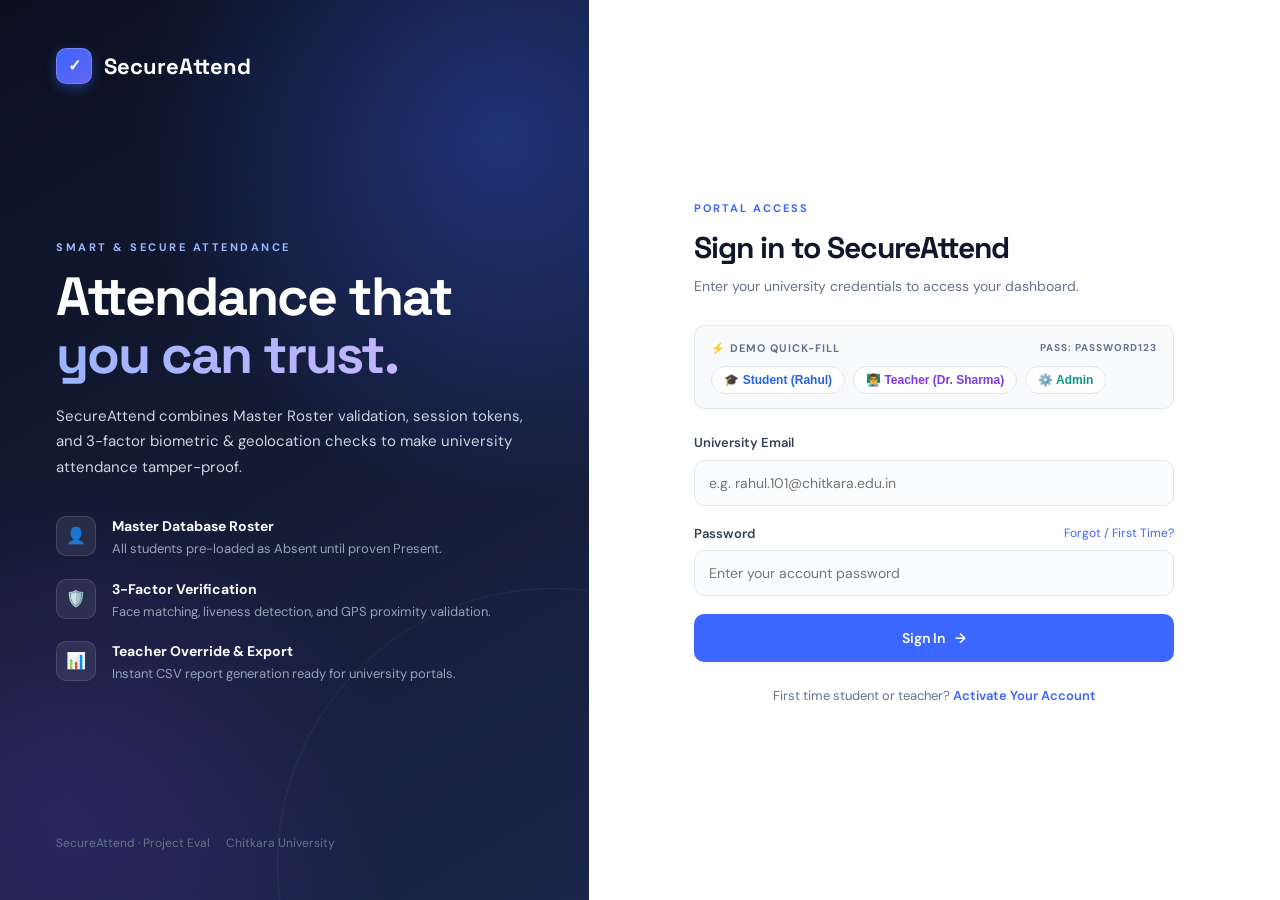
<file: frontend/index.html>
<!DOCTYPE html>
<html lang="en">
<head>
    <meta charset="UTF-8">
    <meta http-equiv="refresh" content="0; url=login.html">
    <title>SecureAttend</title>
</head>
<body>
    <script>
        window.location.href = "login.html";
    </script>
</body>
</html>
</file>
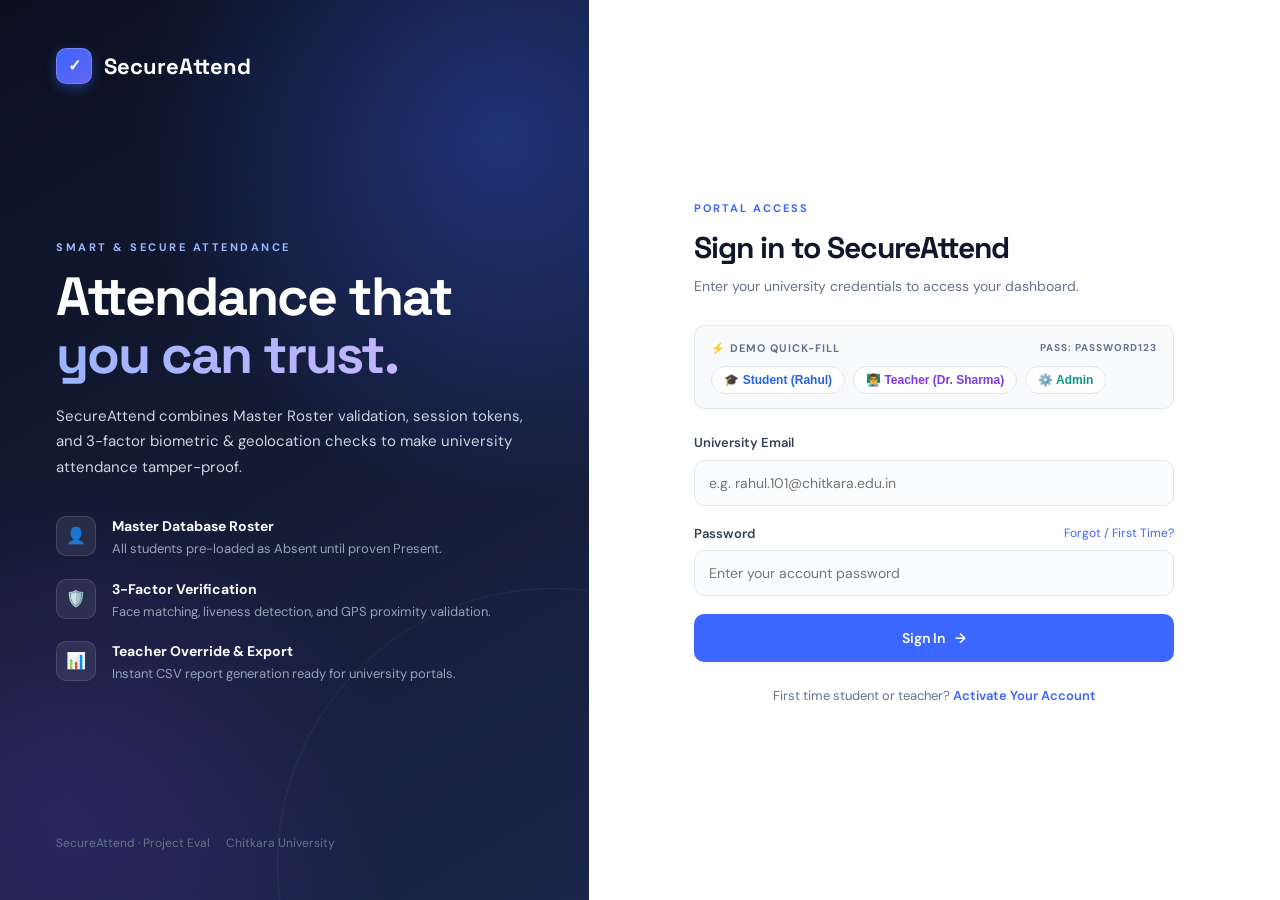
<file: frontend/admin-dashboard.html>
<!DOCTYPE html>
<html lang="en">
<head>
    <meta charset="UTF-8">
    <meta name="viewport" content="width=device-width, initial-scale=1.0">
    <title>SecureAttend | Admin Dashboard</title>
    <link rel="stylesheet" href="css/style.css">
</head>
<body>
    <div class="dashboard-layout">
        <!-- Top Navigation -->
        <nav class="dashboard-nav">
            <div class="nav-left">
                <a href="admin-dashboard.html" class="nav-brand">
                    <div class="brand-icon">✓</div>
                    <span>SecureAttend</span>
                </a>
                <span class="role-badge admin">SYSTEM ADMINISTRATOR</span>
            </div>

            <div class="nav-right">
                <div class="user-profile-pill">
                    <div class="avatar-circle" style="background: var(--accent-admin);" id="userAvatar">A</div>
                    <div class="user-meta">
                        <span class="user-meta-name" id="navAdminName">System Admin</span>
                        <span class="user-meta-role">Master DB Control</span>
                    </div>
                </div>
                <button id="logoutBtn" class="logout-button">Sign Out</button>
            </div>
        </nav>

        <!-- Main Dashboard Content -->
        <main class="dashboard-content">
            <!-- Header Section -->
            <div class="page-header">
                <div>
                    <span>ADMINISTRATION</span>
                    <h1>Master Database Management</h1>
                    <p>Provision and manage master rosters for students, faculty, and academic groups.</p>
                </div>
                <div style="display: flex; gap: 10px;">
                    <button type="button" class="secondary-button" id="resetDbBtn" style="color: var(--danger); border-color: var(--danger-border);">
                        🔄 Reset Master Database
                    </button>
                </div>
            </div>

            <!-- Stats Overview -->
            <div class="stats-grid">
                <div class="stat-card total">
                    <span class="stat-label">Total Students</span>
                    <div class="stat-value" id="adminTotalStudents">0</div>
                    <span class="stat-meta">Across all groups</span>
                </div>

                <div class="stat-card" style="border-left: 4px solid var(--accent-teacher);">
                    <span class="stat-label">Faculty / Teachers</span>
                    <div class="stat-value" id="adminTotalTeachers" style="color: var(--accent-teacher);">0</div>
                    <span class="stat-meta">Authorized instructors</span>
                </div>

                <div class="stat-card" style="border-left: 4px solid var(--accent-admin);">
                    <span class="stat-label">Academic Groups</span>
                    <div class="stat-value" id="adminTotalGroups" style="color: var(--accent-admin);">0</div>
                    <span class="stat-meta">Sections configured</span>
                </div>
            </div>

            <!-- Tab Switcher -->
            <div class="tab-bar">
                <button type="button" class="tab-btn active" data-tab="studentsTab">
                    👨‍🎓 Master Students
                </button>
                <button type="button" class="tab-btn" data-tab="teachersTab">
                    👨‍🏫 Faculty & Teachers
                </button>
                <button type="button" class="tab-btn" data-tab="groupsTab">
                    👥 Groups & Batches
                </button>
            </div>

            <!-- ================= TAB 1: STUDENTS ================= -->
            <div class="tab-panel active" id="studentsTab">
                <div class="card-table-container">
                    <div class="card-header-actions">
                        <div class="card-title-group">
                            <h3>Master Student Roster</h3>
                            <p>Pre-provisioned student records ready for activation</p>
                        </div>
                        <div class="table-controls">
                            <input type="text" id="adminStudentSearch" class="search-input" placeholder="Search students...">
                            <button type="button" class="primary-button" id="openAddStudentModalBtn" style="width: auto; height: 38px; padding: 0 16px; font-size: 13px;">
                                + Add Student
                            </button>
                        </div>
                    </div>

                    <div style="overflow-x: auto;">
                        <table class="custom-table">
                            <thead>
                                <tr>
                                    <th>Roll No</th>
                                    <th>Full Name</th>
                                    <th>College Email</th>
                                    <th>Group</th>
                                    <th>Biometrics Status</th>
                                    <th>Account Status</th>
                                    <th>Actions</th>
                                </tr>
                            </thead>
                            <tbody id="adminStudentsTableBody">
                                <!-- Dynamically populated -->
                            </tbody>
                        </table>
                    </div>
                </div>
            </div>

            <!-- ================= TAB 2: TEACHERS ================= -->
            <div class="tab-panel" id="teachersTab">
                <div class="card-table-container">
                    <div class="card-header-actions">
                        <div class="card-title-group">
                            <h3>Faculty & Instructor Records</h3>
                            <p>Authorized teachers allowed to launch classroom sessions</p>
                        </div>
                        <div class="table-controls">
                            <button type="button" class="primary-button" id="openAddTeacherModalBtn" style="width: auto; height: 38px; padding: 0 16px; font-size: 13px; background: var(--accent-teacher);">
                                + Add Teacher
                            </button>
                        </div>
                    </div>

                    <div style="overflow-x: auto;">
                        <table class="custom-table">
                            <thead>
                                <tr>
                                    <th>Teacher ID</th>
                                    <th>Name</th>
                                    <th>Email</th>
                                    <th>Department</th>
                                    <th>Assigned Subjects</th>
                                    <th>Actions</th>
                                </tr>
                            </thead>
                            <tbody id="adminTeachersTableBody">
                                <!-- Dynamically populated -->
                            </tbody>
                        </table>
                    </div>
                </div>
            </div>

            <!-- ================= TAB 3: GROUPS ================= -->
            <div class="tab-panel" id="groupsTab">
                <div class="card-table-container">
                    <div class="card-header-actions">
                        <div class="card-title-group">
                            <h3>Academic Groups & Sections</h3>
                            <p>Master cohorts for subject attendance</p>
                        </div>
                        <div class="table-controls">
                            <button type="button" class="primary-button" id="openAddGroupModalBtn" style="width: auto; height: 38px; padding: 0 16px; font-size: 13px; background: var(--accent-admin);">
                                + Create Group
                            </button>
                        </div>
                    </div>

                    <div style="overflow-x: auto;">
                        <table class="custom-table">
                            <thead>
                                <tr>
                                    <th>Group ID</th>
                                    <th>Group Name</th>
                                    <th>Department</th>
                                    <th>Semester</th>
                                    <th>Enrolled Students</th>
                                    <th>Actions</th>
                                </tr>
                            </thead>
                            <tbody id="adminGroupsTableBody">
                                <!-- Dynamically populated -->
                            </tbody>
                        </table>
                    </div>
                </div>
            </div>
        </main>
    </div>

    <!-- Modal: Add Student -->
    <div class="modal-overlay" id="addStudentModal">
        <div class="modal-box">
            <div class="modal-header">
                <h3>Add New Master Student</h3>
                <button class="modal-close-btn" onclick="closeModal('addStudentModal')">&times;</button>
            </div>
            <form id="addStudentForm">
                <div class="modal-body">
                    <div class="input-row">
                        <div class="input-group">
                            <label for="newStudentRoll">Roll Number</label>
                            <input type="text" id="newStudentRoll" placeholder="e.g. 111" required>
                        </div>
                        <div class="input-group">
                            <label for="newStudentGroup">Group</label>
                            <select id="newStudentGroup" required></select>
                        </div>
                    </div>
                    <div class="input-group">
                        <label for="newStudentName">Full Name</label>
                        <input type="text" id="newStudentName" placeholder="e.g. Tanya Kapoor" required>
                    </div>
                    <div class="input-group">
                        <label for="newStudentEmail">University Email</label>
                        <input type="email" id="newStudentEmail" placeholder="e.g. tanya.111@chitkara.edu.in" required>
                    </div>
                </div>
                <div class="modal-footer">
                    <button type="button" class="secondary-button" onclick="closeModal('addStudentModal')">Cancel</button>
                    <button type="submit" class="primary-button" style="width: auto; padding: 0 20px;">Save Student</button>
                </div>
            </form>
        </div>
    </div>

    <!-- Modal: Add Teacher -->
    <div class="modal-overlay" id="addTeacherModal">
        <div class="modal-box">
            <div class="modal-header">
                <h3>Add Faculty Member</h3>
                <button class="modal-close-btn" onclick="closeModal('addTeacherModal')">&times;</button>
            </div>
            <form id="addTeacherForm">
                <div class="modal-body">
                    <div class="input-row">
                        <div class="input-group">
                            <label for="newTeacherId">Teacher ID</label>
                            <input type="text" id="newTeacherId" placeholder="e.g. T104" required>
                        </div>
                        <div class="input-group">
                            <label for="newTeacherDept">Department</label>
                            <input type="text" id="newTeacherDept" value="Computer Science" required>
                        </div>
                    </div>
                    <div class="input-group">
                        <label for="newTeacherName">Full Name</label>
                        <input type="text" id="newTeacherName" placeholder="e.g. Dr. Preeti Gill" required>
                    </div>
                    <div class="input-group">
                        <label for="newTeacherEmail">College Email</label>
                        <input type="email" id="newTeacherEmail" placeholder="e.g. gill.t104@chitkara.edu.in" required>
                    </div>
                </div>
                <div class="modal-footer">
                    <button type="button" class="secondary-button" onclick="closeModal('addTeacherModal')">Cancel</button>
                    <button type="submit" class="primary-button" style="width: auto; padding: 0 20px; background: var(--accent-teacher);">Save Teacher</button>
                </div>
            </form>
        </div>
    </div>

    <!-- Modal: Add Group -->
    <div class="modal-overlay" id="addGroupModal">
        <div class="modal-box">
            <div class="modal-header">
                <h3>Create New Academic Group</h3>
                <button class="modal-close-btn" onclick="closeModal('addGroupModal')">&times;</button>
            </div>
            <form id="addGroupForm">
                <div class="modal-body">
                    <div class="input-row">
                        <div class="input-group">
                            <label for="newGroupId">Group ID / Code</label>
                            <input type="text" id="newGroupId" placeholder="e.g. G4" required>
                        </div>
                        <div class="input-group">
                            <label for="newGroupSem">Semester</label>
                            <input type="text" id="newGroupSem" value="6th Semester" required>
                        </div>
                    </div>
                    <div class="input-group">
                        <label for="newGroupName">Group Display Name</label>
                        <input type="text" id="newGroupName" placeholder="e.g. Group 4 (Cloud & DevOps)" required>
                    </div>
                    <div class="input-group">
                        <label for="newGroupDept">Department</label>
                        <input type="text" id="newGroupDept" value="Computer Science & Engineering" required>
                    </div>
                </div>
                <div class="modal-footer">
                    <button type="button" class="secondary-button" onclick="closeModal('addGroupModal')">Cancel</button>
                    <button type="submit" class="primary-button" style="width: auto; padding: 0 20px; background: var(--accent-admin);">Create Group</button>
                </div>
            </form>
        </div>
    </div>

    <!-- Scripts -->
    <script src="js/auth.js"></script>
    <script src="js/admin.js"></script>
</body>
</html>
</file>
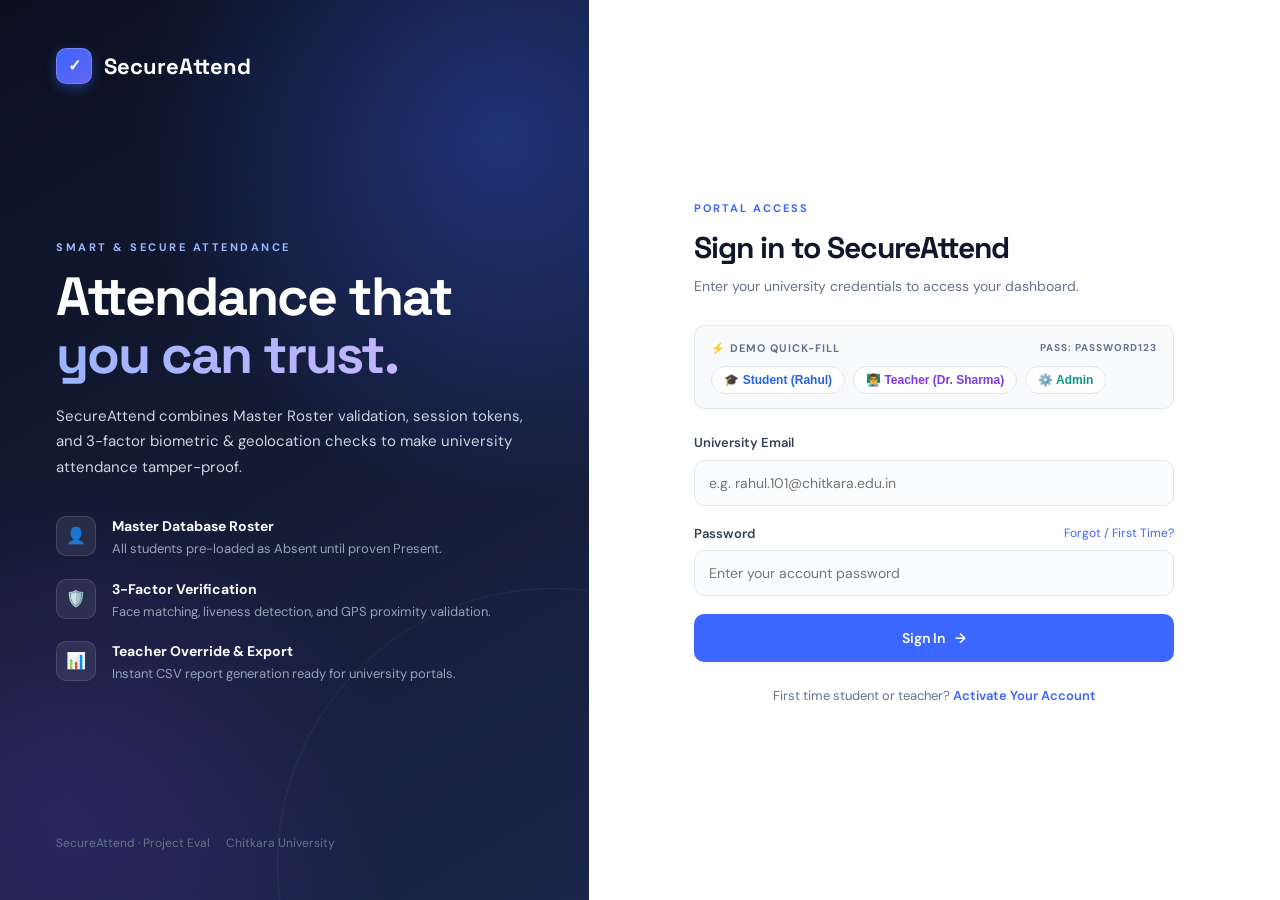
<file: frontend/dashboard.html>
<!DOCTYPE html>
<html lang="en">
<head>
    <meta charset="UTF-8">
    <title>SecureAttend | Redirecting...</title>
</head>
<body>
    <script src="js/auth.js"></script>
    <script>
        const user = window.Auth.getCurrentUser();
        if (user) {
            window.location.href = window.Auth.getDashboardUrl(user.role);
        } else {
            window.location.href = "login.html";
        }
    </script>
</body>
</html>
</file>
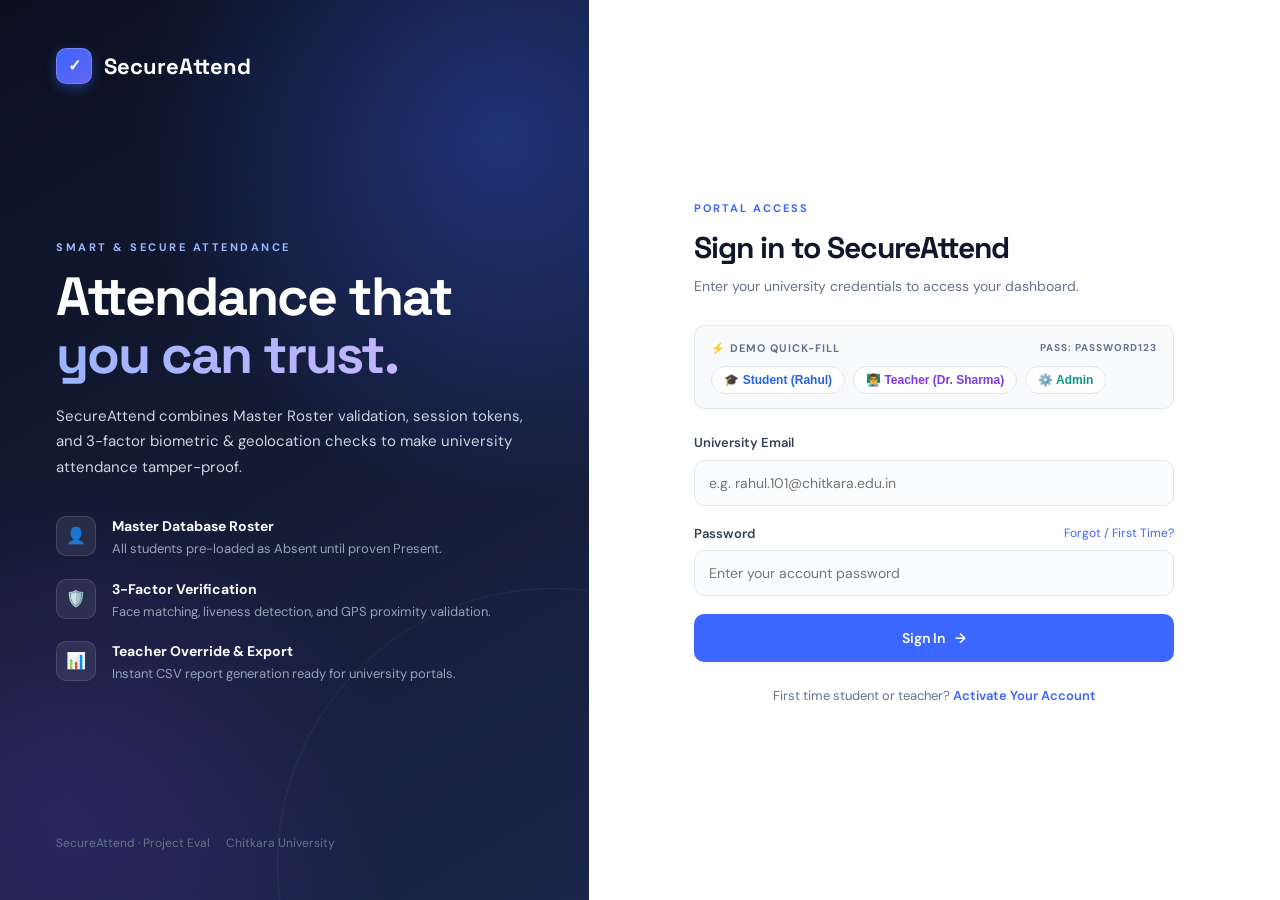
<file: frontend/login.html>
<!DOCTYPE html>
<html lang="en">
<head>
    <meta charset="UTF-8">
    <meta name="viewport" content="width=device-width, initial-scale=1.0">
    <title>SecureAttend | Sign In</title>
    <link rel="stylesheet" href="css/style.css">
</head>
<body>
    <div class="auth-page">
        <!-- Left Hero Section -->
        <div class="auth-left">
            <a href="login.html" class="brand">
                <div class="brand-icon">✓</div>
                <span>SecureAttend</span>
            </a>

            <div class="hero-content">
                <span class="eyebrow">SMART & SECURE ATTENDANCE</span>
                <h1>
                    Attendance that<br>
                    <span>you can trust.</span>
                </h1>
                <p>
                    SecureAttend combines Master Roster validation, session tokens, 
                    and 3-factor biometric & geolocation checks to make university attendance tamper-proof.
                </p>

                <div class="feature-list">
                    <div class="feature">
                        <div class="feature-icon">👤</div>
                        <div>
                            <strong>Master Database Roster</strong>
                            <p>All students pre-loaded as Absent until proven Present.</p>
                        </div>
                    </div>

                    <div class="feature">
                        <div class="feature-icon">🛡️</div>
                        <div>
                            <strong>3-Factor Verification</strong>
                            <p>Face matching, liveness detection, and GPS proximity validation.</p>
                        </div>
                    </div>

                    <div class="feature">
                        <div class="feature-icon">📊</div>
                        <div>
                            <strong>Teacher Override & Export</strong>
                            <p>Instant CSV report generation ready for university portals.</p>
                        </div>
                    </div>
                </div>
            </div>

            <div class="left-footer">
                <span>SecureAttend · Project Eval</span>
                <span>Chitkara University</span>
            </div>
        </div>

        <!-- Right Form Section -->
        <div class="auth-right">
            <div class="auth-container">
                <div class="mobile-brand">
                    <div class="brand-icon">✓</div>
                    <span style="font-family: 'Space Grotesk'; font-weight: 700; font-size: 20px;">SecureAttend</span>
                </div>

                <div class="form-header">
                    <span class="form-eyebrow">PORTAL ACCESS</span>
                    <h2>Sign in to SecureAttend</h2>
                    <p>Enter your university credentials to access your dashboard.</p>
                </div>

                <!-- Quick Demo Accounts for Fast Testing -->
                <div class="demo-accounts-box">
                    <div class="demo-title">
                        <span>⚡ Demo Quick-Fill</span>
                        <span style="font-size: 10px; color: var(--text-muted);">Pass: password123</span>
                    </div>
                    <div class="demo-pills">
                        <button type="button" class="demo-pill student" id="demoStudentBtn">
                            🎓 Student (Rahul)
                        </button>
                        <button type="button" class="demo-pill teacher" id="demoTeacherBtn">
                            👨‍🏫 Teacher (Dr. Sharma)
                        </button>
                        <button type="button" class="demo-pill admin" id="demoAdminBtn">
                            ⚙️ Admin
                        </button>
                    </div>
                </div>

                <form id="loginForm">
                    <div class="input-group">
                        <label for="loginEmail">University Email</label>
                        <input
                            type="email"
                            id="loginEmail"
                            placeholder="e.g. rahul.101@chitkara.edu.in"
                            autocomplete="email"
                            required
                        >
                    </div>

                    <div class="input-group">
                        <div style="display: flex; justify-content: space-between; align-items: center; margin-bottom: 7px;">
                            <label for="loginPassword" style="margin-bottom: 0;">Password</label>
                            <a href="signup.html" style="font-size: 12px; color: var(--primary); text-decoration: none;">Forgot / First Time?</a>
                        </div>
                        <input
                            type="password"
                            id="loginPassword"
                            placeholder="Enter your account password"
                            autocomplete="current-password"
                            required
                        >
                    </div>

                    <div id="loginMessage" class="message"></div>

                    <button type="submit" class="primary-button" id="loginSubmitBtn">
                        <span>Sign In</span>
                        <span>→</span>
                    </button>
                </form>

                <p class="switch-auth">
                    First time student or teacher?
                    <a href="signup.html">Activate Your Account</a>
                </p>
            </div>
        </div>
    </div>

    <!-- Scripts -->
    <script src="js/auth.js"></script>
    <script src="js/login.js"></script>
</body>
</html>
</file>
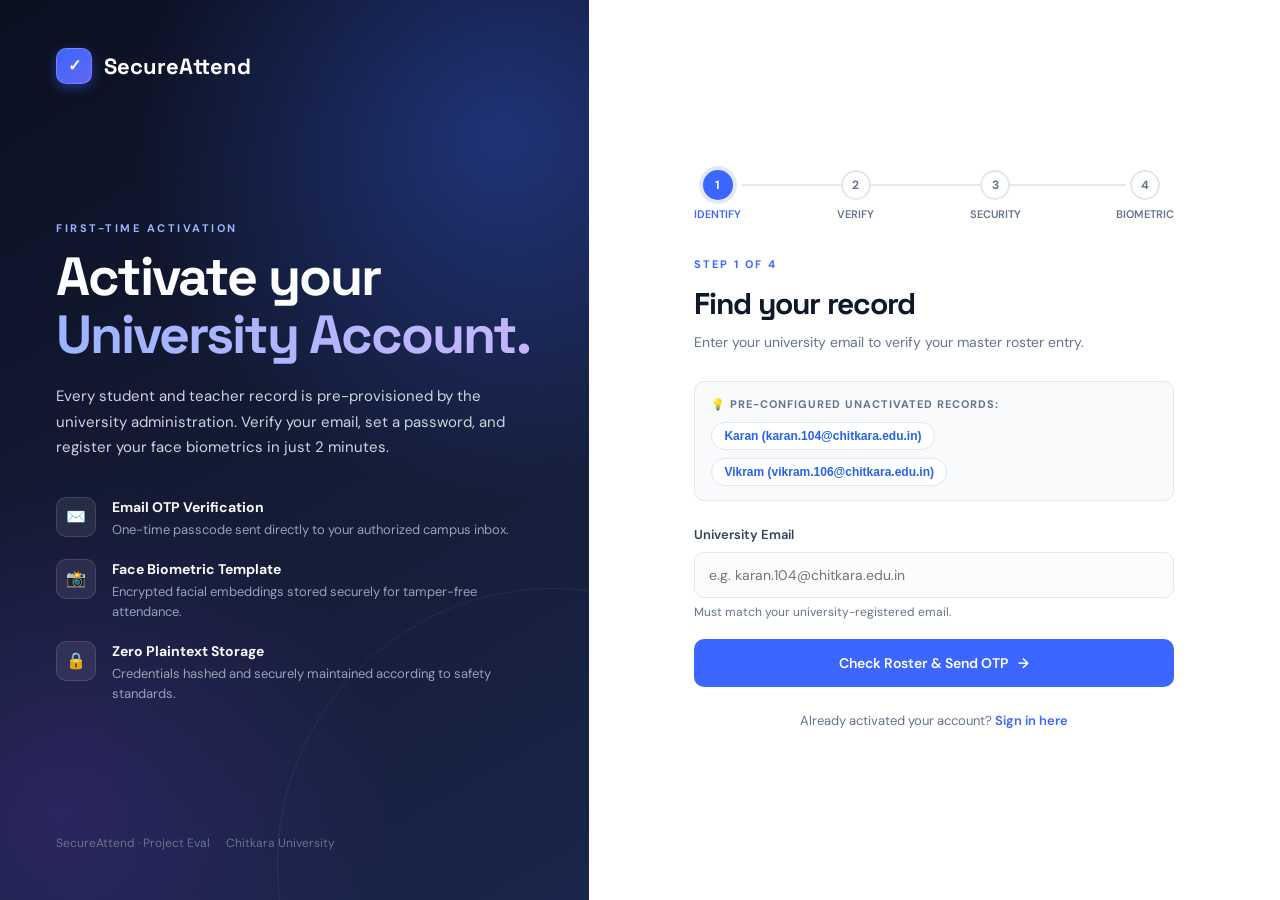
<file: frontend/signup.html>
<!DOCTYPE html>
<html lang="en">
<head>
    <meta charset="UTF-8">
    <meta name="viewport" content="width=device-width, initial-scale=1.0">
    <title>SecureAttend | Account Activation & Registration</title>
    <link rel="stylesheet" href="css/style.css">
</head>
<body>
    <div class="auth-page">
        <!-- Left Hero Section -->
        <div class="auth-left">
            <a href="login.html" class="brand">
                <div class="brand-icon">✓</div>
                <span>SecureAttend</span>
            </a>

            <div class="hero-content">
                <span class="eyebrow">FIRST-TIME ACTIVATION</span>
                <h1>
                    Activate your<br>
                    <span>University Account.</span>
                </h1>
                <p>
                    Every student and teacher record is pre-provisioned by the university administration. 
                    Verify your email, set a password, and register your face biometrics in just 2 minutes.
                </p>

                <div class="feature-list">
                    <div class="feature">
                        <div class="feature-icon">✉️</div>
                        <div>
                            <strong>Email OTP Verification</strong>
                            <p>One-time passcode sent directly to your authorized campus inbox.</p>
                        </div>
                    </div>

                    <div class="feature">
                        <div class="feature-icon">📸</div>
                        <div>
                            <strong>Face Biometric Template</strong>
                            <p>Encrypted facial embeddings stored securely for tamper-free attendance.</p>
                        </div>
                    </div>

                    <div class="feature">
                        <div class="feature-icon">🔒</div>
                        <div>
                            <strong>Zero Plaintext Storage</strong>
                            <p>Credentials hashed and securely maintained according to safety standards.</p>
                        </div>
                    </div>
                </div>
            </div>

            <div class="left-footer">
                <span>SecureAttend · Project Eval</span>
                <span>Chitkara University</span>
            </div>
        </div>

        <!-- Right Form Section: Multi-Step Activation Wizard -->
        <div class="auth-right">
            <div class="auth-container">
                <div class="mobile-brand">
                    <div class="brand-icon">✓</div>
                    <span style="font-family: 'Space Grotesk'; font-weight: 700; font-size: 20px;">SecureAttend</span>
                </div>

                <!-- Wizard Progress Indicator -->
                <div class="step-indicator">
                    <div class="step-item active" id="stepIndicator1">
                        <div class="step-bubble">1</div>
                        <span class="step-label">Identify</span>
                    </div>
                    <div class="step-item" id="stepIndicator2">
                        <div class="step-bubble">2</div>
                        <span class="step-label">Verify</span>
                    </div>
                    <div class="step-item" id="stepIndicator3">
                        <div class="step-bubble">3</div>
                        <span class="step-label">Security</span>
                    </div>
                    <div class="step-item" id="stepIndicator4">
                        <div class="step-bubble">4</div>
                        <span class="step-label">Biometric</span>
                    </div>
                </div>

                <!-- ================= STEP 1: IDENTITY LOOKUP ================= -->
                <div class="wizard-step active" id="step1">
                    <div class="form-header">
                        <span class="form-eyebrow">STEP 1 OF 4</span>
                        <h2>Find your record</h2>
                        <p>Enter your university email to verify your master roster entry.</p>
                    </div>

                    <div class="demo-accounts-box">
                        <div class="demo-title">
                            <span>💡 Pre-configured Unactivated Records:</span>
                        </div>
                        <div class="demo-pills">
                            <button type="button" class="demo-pill student" id="sampleStudentBtn">
                                Karan (karan.104@chitkara.edu.in)
                            </button>
                            <button type="button" class="demo-pill student" id="sampleStudent2Btn">
                                Vikram (vikram.106@chitkara.edu.in)
                            </button>
                        </div>
                    </div>

                    <form id="step1Form">
                        <div class="input-group">
                            <label for="activationEmail">University Email</label>
                            <input
                                type="email"
                                id="activationEmail"
                                placeholder="e.g. karan.104@chitkara.edu.in"
                                required
                            >
                            <div class="input-hint">Must match your university-registered email.</div>
                        </div>

                        <div id="step1Message" class="message"></div>

                        <button type="submit" class="primary-button" id="step1Btn">
                            <span>Check Roster & Send OTP</span>
                            <span>→</span>
                        </button>
                    </form>

                    <p class="switch-auth">
                        Already activated your account?
                        <a href="login.html">Sign in here</a>
                    </p>
                </div>

                <!-- ================= STEP 2: OTP VERIFICATION ================= -->
                <div class="wizard-step" id="step2">
                    <div class="form-header">
                        <span class="form-eyebrow">STEP 2 OF 4</span>
                        <h2>Enter Verification Code</h2>
                        <p>We've dispatched a 6-digit OTP to <strong id="displayTargetEmail">your email</strong>.</p>
                    </div>

                    <div class="otp-demo-badge" id="demoOtpAlert">
                        <span>🔐 <strong>Simulated OTP:</strong> <span id="demoOtpCode">123456</span></span>
                        <button type="button" class="secondary-button" id="autoFillOtpBtn" style="height: 28px; padding: 0 8px; font-size: 11px;">
                            Auto-Fill
                        </button>
                    </div>

                    <form id="step2Form">
                        <div class="otp-inputs">
                            <input type="text" maxlength="1" class="otp-box" id="otp1" autofocus>
                            <input type="text" maxlength="1" class="otp-box" id="otp2">
                            <input type="text" maxlength="1" class="otp-box" id="otp3">
                            <input type="text" maxlength="1" class="otp-box" id="otp4">
                            <input type="text" maxlength="1" class="otp-box" id="otp5">
                            <input type="text" maxlength="1" class="otp-box" id="otp6">
                        </div>

                        <div id="step2Message" class="message"></div>

                        <button type="submit" class="primary-button" id="step2Btn">
                            <span>Verify Code</span>
                            <span>→</span>
                        </button>

                        <div style="display: flex; justify-content: space-between; margin-top: 15px;">
                            <button type="button" class="secondary-button" id="backToStep1Btn">← Back</button>
                            <button type="button" class="secondary-button" id="resendOtpBtn">Resend Code</button>
                        </div>
                    </form>
                </div>

                <!-- ================= STEP 3: SET PASSWORD ================= -->
                <div class="wizard-step" id="step3">
                    <div class="form-header">
                        <span class="form-eyebrow">STEP 3 OF 4</span>
                        <h2>Set Account Password</h2>
                        <p>Create a secure password to access your SecureAttend account.</p>
                    </div>

                    <div style="background: #f8fafc; padding: 12px 16px; border-radius: var(--radius-md); margin-bottom: 18px; border: 1px solid var(--border);">
                        <div style="font-size: 13px; font-weight: 700; color: var(--text-main);" id="verifiedRecordName">Student Name</div>
                        <div style="font-size: 12px; color: var(--text-muted);" id="verifiedRecordMeta">Roll No: 104 · Group: G1</div>
                    </div>

                    <form id="step3Form">
                        <div class="input-group">
                            <label for="newPassword">Create Password</label>
                            <input
                                type="password"
                                id="newPassword"
                                placeholder="At least 6 characters"
                                required
                            >
                        </div>

                        <div class="input-group">
                            <label for="confirmNewPassword">Confirm Password</label>
                            <input
                                type="password"
                                id="confirmNewPassword"
                                placeholder="Re-enter password"
                                required
                            >
                        </div>

                        <div id="step3Message" class="message"></div>

                        <button type="submit" class="primary-button" id="step3Btn">
                            <span>Continue to Face Registration</span>
                            <span>→</span>
                        </button>
                    </form>
                </div>

                <!-- ================= STEP 4: FACE BIOMETRIC REGISTRATION ================= -->
                <div class="wizard-step" id="step4">
                    <div class="form-header">
                        <span class="form-eyebrow">STEP 4 OF 4</span>
                        <h2>Register Face Biometrics</h2>
                        <p>Position your face inside the frame to create your secure attendance template.</p>
                    </div>

                    <div class="face-scan-wrapper">
                        <video id="webcamVideo" class="camera-video" autoplay playsinline muted></video>
                        <canvas id="faceCaptureCanvas" style="display: none;"></canvas>
                        
                        <!-- Simulated Face Mesh / Laser Overlay -->
                        <div class="scan-reticle">
                            <div class="scan-laser"></div>
                        </div>

                        <div class="scan-prompt" id="scanPromptText">
                            Look directly into camera & hold steady
                        </div>
                    </div>

                    <div style="display: flex; gap: 10px; margin-bottom: 16px;">
                        <button type="button" class="secondary-button" id="startCamBtn" style="flex: 1;">
                            📹 Enable Camera
                        </button>
                        <button type="button" class="secondary-button" id="simulatedFaceBtn" style="flex: 1;">
                            ✨ Fast-Simulate Biometrics
                        </button>
                    </div>

                    <div id="step4Message" class="message"></div>

                    <button type="button" class="primary-button" id="captureFaceBtn">
                        <span>Capture & Complete Activation</span>
                        <span>✓</span>
                    </button>
                </div>

            </div>
        </div>
    </div>

    <!-- Scripts -->
    <script src="js/auth.js"></script>
    <script src="js/signup.js"></script>
</body>
</html>
</file>
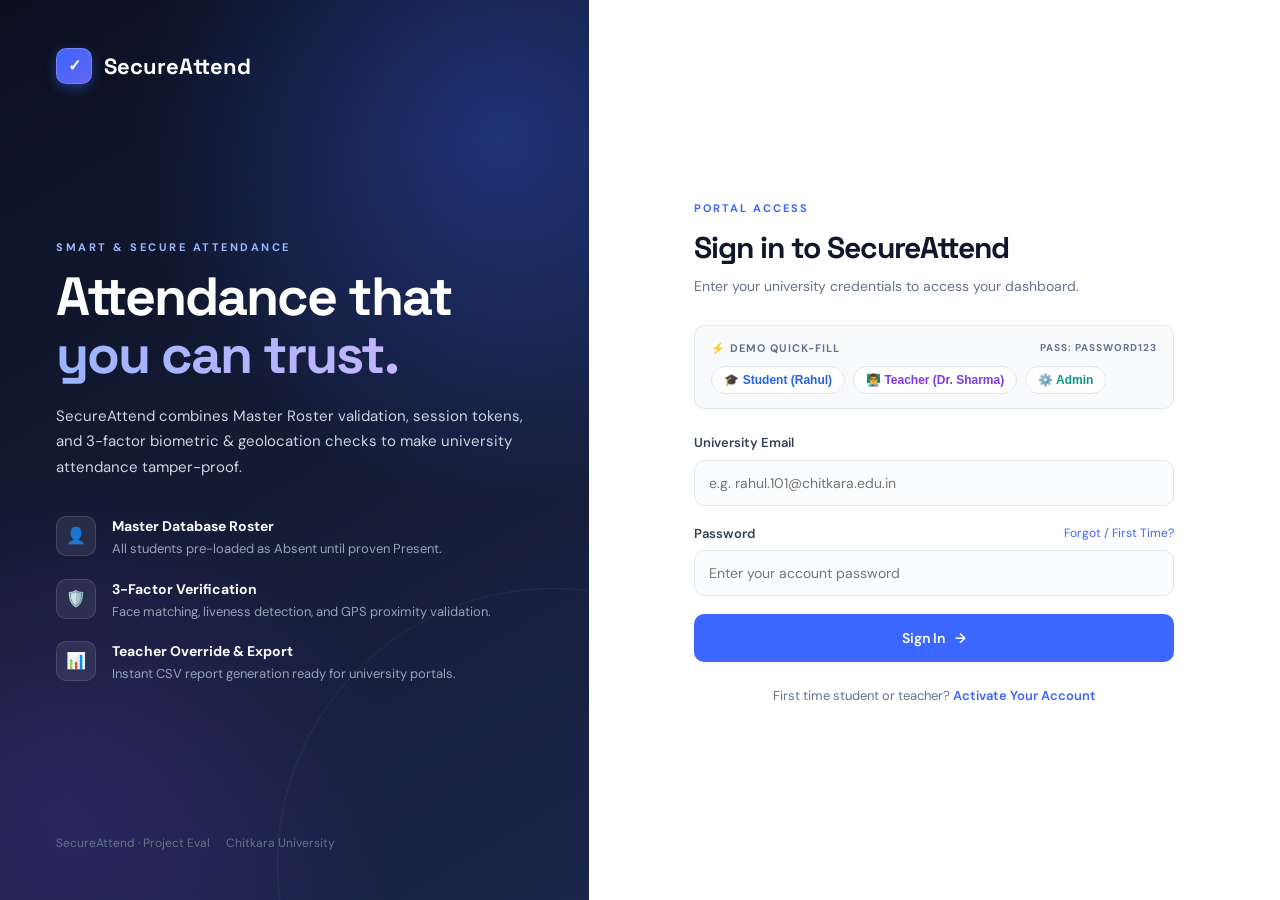
<file: frontend/student-dashboard.html>
<!DOCTYPE html>
<html lang="en">
<head>
    <meta charset="UTF-8">
    <meta name="viewport" content="width=device-width, initial-scale=1.0">
    <title>SecureAttend | Student Dashboard</title>
    <link rel="stylesheet" href="css/style.css">
</head>
<body>
    <div class="dashboard-layout">
        <!-- Top Navigation -->
        <nav class="dashboard-nav">
            <div class="nav-left">
                <a href="student-dashboard.html" class="nav-brand">
                    <div class="brand-icon">✓</div>
                    <span>SecureAttend</span>
                </a>
                <span class="role-badge student">STUDENT</span>
            </div>

            <div class="nav-right">
                <div class="user-profile-pill">
                    <div class="avatar-circle" id="userAvatar">S</div>
                    <div class="user-meta">
                        <span class="user-meta-name" id="navUserName">Student Name</span>
                        <span class="user-meta-role" id="navUserRoll">Roll No. —</span>
                    </div>
                </div>
                <button id="logoutBtn" class="logout-button">Sign Out</button>
            </div>
        </nav>

        <!-- Main Dashboard Content -->
        <main class="dashboard-content">
            <!-- Header Section -->
            <div class="page-header">
                <div>
                    <span>STUDENT PORTAL</span>
                    <h1>Welcome, <span id="studentGreetingName">Student</span> 👋</h1>
                    <p>Enter the classroom room code to verify attendance in active sessions.</p>
                </div>
                <div style="display: flex; gap: 10px;">
                    <div class="pulse-pill">
                        <span class="pulse-dot"></span>
                        <span id="systemStatusText">Ready for Sessions</span>
                    </div>
                </div>
            </div>

            <!-- Profile Summary & Attendance Overview Cards -->
            <div class="stats-grid">
                <div class="stat-card total">
                    <span class="stat-label">Assigned Group</span>
                    <div class="stat-value" id="studentGroupDisplay">G1</div>
                    <span class="stat-meta">Master Roster Enrolled</span>
                </div>

                <div class="stat-card present">
                    <span class="stat-label">Face Biometric</span>
                    <div class="stat-value" style="font-size: 22px; color: var(--success);" id="faceStatusDisplay">✓ Active</div>
                    <span class="stat-meta">Template Hash Verified</span>
                </div>

                <div class="stat-card total">
                    <span class="stat-label">Attendance Rate</span>
                    <div class="stat-value" id="attendanceRateDisplay">100%</div>
                    <span class="stat-meta" id="classesCountDisplay">2 Sessions Recorded</span>
                </div>
            </div>

            <!-- Join Attendance Session Card -->
            <div class="student-join-card">
                <div class="join-grid">
                    <div>
                        <span style="font-size: 11px; font-weight: 700; color: var(--primary); letter-spacing: 1.5px; text-transform: uppercase;">
                            ACTIVE CLASSROOM CHECK-IN
                        </span>
                        <h2 style="font-size: 26px; margin: 6px 0 10px;">Join Attendance Session</h2>
                        <p style="color: var(--text-muted); font-size: 14px; margin-bottom: 20px;">
                            Ask your teacher for the 5-character temporary room code. Your GPS location, 
                            face match, and liveness will be verified automatically.
                        </p>

                        <form id="joinSessionForm" style="display: flex; gap: 12px; align-items: stretch;">
                            <input
                                type="text"
                                id="roomCodeInput"
                                class="code-input-large"
                                placeholder="7F42K"
                                maxlength="5"
                                style="max-width: 200px;"
                                required
                            >
                            <button type="submit" class="primary-button" id="startVerificationBtn" style="height: 58px; flex: 1;">
                                <span>Verify Attendance</span>
                                <span>→</span>
                            </button>
                        </form>
                        <div id="joinMessage" class="message" style="margin-top: 14px;"></div>
                    </div>

                    <div style="background: #f8fafc; border: 1px dashed var(--border); border-radius: var(--radius-lg); padding: 22px;">
                        <h4 style="font-size: 14px; margin-bottom: 12px; color: var(--text-main);">🔒 3-Factor Verification Requirements</h4>
                        <ul style="list-style: none; display: flex; flex-direction: column; gap: 10px; font-size: 13px; color: var(--text-muted);">
                            <li style="display: flex; align-items: center; gap: 8px;">
                                <span style="color: var(--success); font-weight: 700;">✓</span> 
                                <span><strong>Session Code:</strong> Active, valid room code from teacher.</span>
                            </li>
                            <li style="display: flex; align-items: center; gap: 8px;">
                                <span style="color: var(--success); font-weight: 700;">✓</span> 
                                <span><strong>Location Proximity:</strong> Within ~50m of classroom beacon.</span>
                            </li>
                            <li style="display: flex; align-items: center; gap: 8px;">
                                <span style="color: var(--success); font-weight: 700;">✓</span> 
                                <span><strong>Biometric & Liveness:</strong> Live face match (no photos/proxies).</span>
                            </li>
                        </ul>
                    </div>
                </div>

                <!-- Verification Result Display Box -->
                <div id="verificationResultBox" style="display: none;"></div>
            </div>

            <!-- Attendance History Table -->
            <div class="card-table-container">
                <div class="card-header-actions">
                    <div class="card-title-group">
                        <h3>Your Attendance History</h3>
                        <p>Past classroom sessions and verification records</p>
                    </div>
                </div>

                <div style="overflow-x: auto;">
                    <table class="custom-table">
                        <thead>
                            <tr>
                                <th>Subject</th>
                                <th>Group</th>
                                <th>Teacher</th>
                                <th>Date & Time</th>
                                <th>Room Code</th>
                                <th>Status</th>
                            </tr>
                        </thead>
                        <tbody id="attendanceHistoryTableBody">
                            <!-- Populated dynamically -->
                        </tbody>
                    </table>
                </div>
            </div>
        </main>
    </div>

    <!-- 3-Factor Verification Modal Dialog -->
    <div class="modal-overlay" id="verificationModal">
        <div class="modal-box">
            <div class="modal-header">
                <h3>Verifying Attendance</h3>
                <button class="modal-close-btn" id="closeVerificationModalBtn">&times;</button>
            </div>
            <div class="modal-body">
                <!-- Step 1: GPS Proximity Check -->
                <div id="modalStepGps" style="margin-bottom: 20px;">
                    <div style="display: flex; justify-content: space-between; align-items: center; margin-bottom: 8px;">
                        <span style="font-size: 13px; font-weight: 700;">📍 Factor 1: Location Check</span>
                        <span id="gpsStatusPill" class="status-badge badge-present">Measuring GPS...</span>
                    </div>
                    <div style="background: #f8fafc; border: 1px solid var(--border); border-radius: var(--radius-md); padding: 12px; font-size: 13px;">
                        <div id="gpsDetailsText">Computing proximity to teacher classroom...</div>
                    </div>
                </div>

                <!-- Step 2: Live Face & Liveness Stream -->
                <div id="modalStepFace">
                    <div style="display: flex; justify-content: space-between; align-items: center; margin-bottom: 8px;">
                        <span style="font-size: 13px; font-weight: 700;">👤 Factor 2 & 3: Biometric & Liveness</span>
                        <span id="faceMatchPill" class="status-badge badge-review">Scanning</span>
                    </div>

                    <div class="face-scan-wrapper" style="height: 240px;">
                        <video id="verifyVideo" class="camera-video" autoplay playsinline muted></video>
                        <canvas id="verifyCanvas" style="display: none;"></canvas>
                        
                        <div class="scan-reticle">
                            <div class="scan-laser"></div>
                        </div>

                        <div class="scan-prompt" id="livenessPrompt">
                            Align face in oval and blink naturally
                        </div>
                    </div>
                </div>

                <div id="modalVerificationMsg" class="message" style="margin-top: 14px;"></div>
            </div>
            <div class="modal-footer">
                <button type="button" class="secondary-button" id="simulateGpsFailureBtn" style="font-size: 11px;">
                    Test GPS Low Confidence (Review)
                </button>
                <button type="button" class="primary-button" id="confirmVerificationBtn" style="width: auto; padding: 0 24px;">
                    Submit Verification ✓
                </button>
            </div>
        </div>
    </div>

    <!-- Scripts -->
    <script src="js/auth.js"></script>
    <script src="js/student.js"></script>
</body>
</html>
</file>
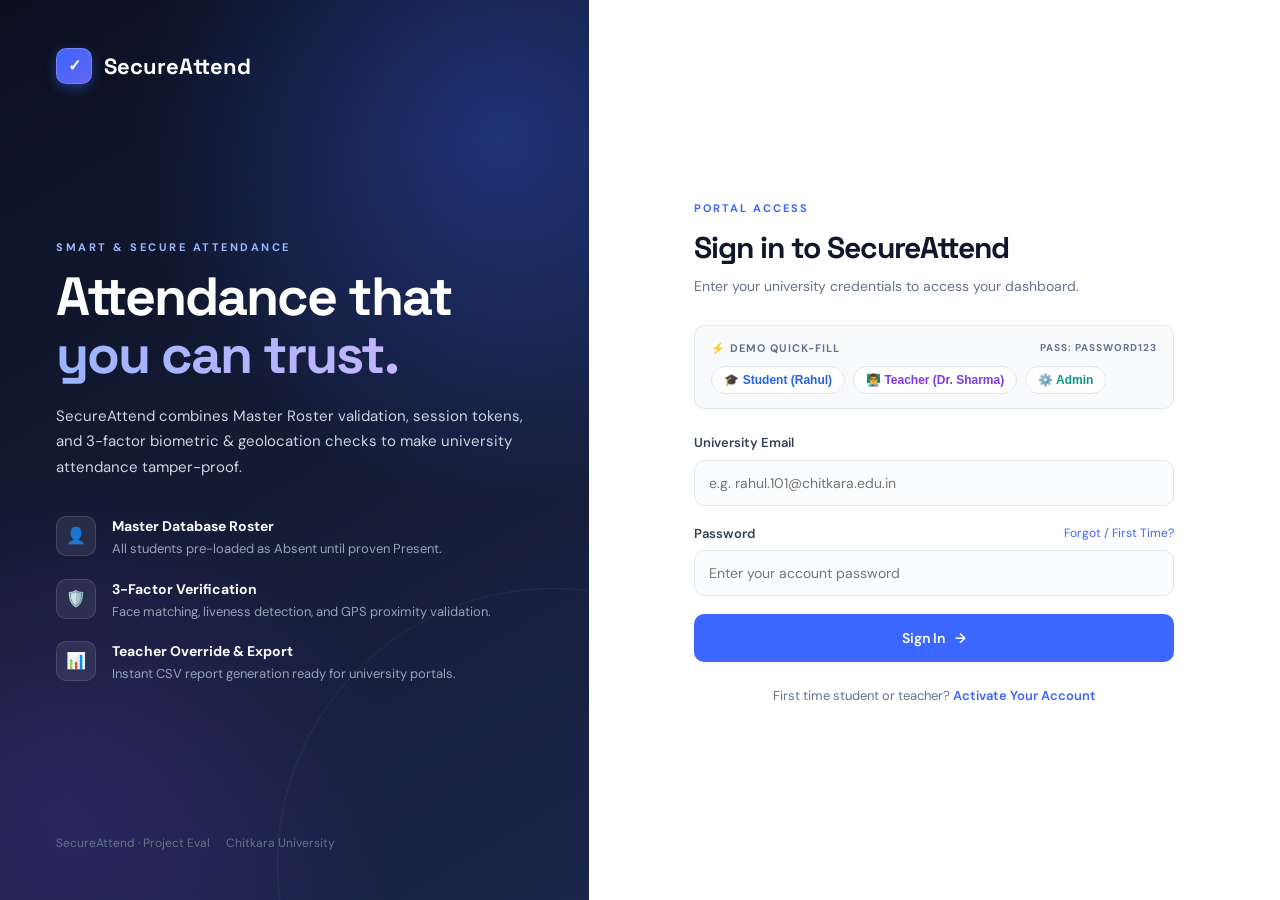
<file: frontend/teacher-dashboard.html>
<!DOCTYPE html>
<html lang="en">
<head>
    <meta charset="UTF-8">
    <meta name="viewport" content="width=device-width, initial-scale=1.0">
    <title>SecureAttend | Teacher Dashboard</title>
    <link rel="stylesheet" href="css/style.css">
</head>
<body>
    <div class="dashboard-layout">
        <!-- Top Navigation -->
        <nav class="dashboard-nav">
            <div class="nav-left">
                <a href="teacher-dashboard.html" class="nav-brand">
                    <div class="brand-icon">✓</div>
                    <span>SecureAttend</span>
                </a>
                <span class="role-badge teacher">FACULTY / TEACHER</span>
            </div>

            <div class="nav-right">
                <div class="user-profile-pill">
                    <div class="avatar-circle" style="background: var(--accent-teacher);" id="userAvatar">T</div>
                    <div class="user-meta">
                        <span class="user-meta-name" id="navTeacherName">Dr. Sandeep Sharma</span>
                        <span class="user-meta-role" id="navTeacherId">ID: T101</span>
                    </div>
                </div>
                <button id="logoutBtn" class="logout-button">Sign Out</button>
            </div>
        </nav>

        <!-- Main Dashboard Content -->
        <main class="dashboard-content">
            <!-- Header Section -->
            <div class="page-header">
                <div>
                    <span>TEACHER PORTAL</span>
                    <h1>Classroom Attendance Session</h1>
                    <p>Select a student group and subject to launch a secure, tamper-proof attendance room.</p>
                </div>
                <div id="sessionStatusPillContainer">
                    <div class="pulse-pill" style="background: #f1f5f9; color: var(--text-muted);">
                        <span style="width: 8px; height: 8px; border-radius: 50%; background: #94a3b8;"></span>
                        <span id="globalSessionStatus">No Active Session</span>
                    </div>
                </div>
            </div>

            <!-- Start Session Setup Card (Shown when no session is active) -->
            <div class="student-join-card" id="sessionSetupCard">
                <div class="join-grid">
                    <div>
                        <span style="font-size: 11px; font-weight: 700; color: var(--accent-teacher); letter-spacing: 1.5px; text-transform: uppercase;">
                            CREATE ATTENDANCE ROOM
                        </span>
                        <h2 style="font-size: 26px; margin: 6px 0 12px;">Start Attendance Session</h2>
                        <p style="color: var(--text-muted); font-size: 14px; margin-bottom: 20px;">
                            The master database will automatically load all enrolled students for the chosen group. 
                            All students start as <strong>ABSENT</strong> until they prove identity via room code, GPS, and biometrics.
                        </p>

                        <form id="startSessionForm">
                            <div class="input-row">
                                <div class="input-group">
                                    <label for="selectGroup">Select Group</label>
                                    <select id="selectGroup" required></select>
                                </div>

                                <div class="input-group">
                                    <label for="selectSubject">Select Subject</label>
                                    <select id="selectSubject" required></select>
                                </div>
                            </div>

                            <div class="input-group">
                                <label for="classroomLocation">Classroom / Beacon Location</label>
                                <input
                                    type="text"
                                    id="classroomLocation"
                                    value="Lab 304 - Turing Block (Lat: 30.5165, Long: 76.6592)"
                                    required
                                >
                            </div>

                            <div id="startSessionMessage" class="message"></div>

                            <button type="submit" class="primary-button" style="background: var(--accent-teacher);">
                                <span>🚀 Launch Room Code & Load Master Roster</span>
                                <span>→</span>
                            </button>
                        </form>
                    </div>

                    <div style="background: #fbfcfe; border: 1px solid var(--border); border-radius: var(--radius-lg); padding: 22px;">
                        <h4 style="font-size: 14px; margin-bottom: 12px; color: var(--text-main);">📋 Master Roster Flow</h4>
                        <div style="font-size: 13px; color: var(--text-muted); display: flex; flex-direction: column; gap: 12px;">
                            <div style="display: flex; gap: 10px;">
                                <span style="font-weight: 700; color: var(--accent-teacher);">1.</span>
                                <span>Group roster is loaded from Master DB (e.g., G1 with 10 students).</span>
                            </div>
                            <div style="display: flex; gap: 10px;">
                                <span style="font-weight: 700; color: var(--danger);">2.</span>
                                <span>100% of students initialized as <strong>ABSENT</strong>.</span>
                            </div>
                            <div style="display: flex; gap: 10px;">
                                <span style="font-weight: 700; color: var(--success);">3.</span>
                                <span>Students verify via room code → Instantly flips to <strong>PRESENT</strong>.</span>
                            </div>
                            <div style="display: flex; gap: 10px;">
                                <span style="font-weight: 700; color: var(--warning);">4.</span>
                                <span>Low confidence / GPS issues flagged as <strong>REVIEW</strong> for manual approval.</span>
                            </div>
                        </div>
                    </div>
                </div>
            </div>

            <!-- Active Room Controller Banner (Shown when session is active) -->
            <div id="activeSessionContainer" style="display: none;">
                <div class="room-banner">
                    <div class="room-info">
                        <div class="pulse-pill" style="margin-bottom: 12px;">
                            <span class="pulse-dot"></span>
                            <span>ATTENDANCE SESSION ACTIVE</span>
                        </div>
                        <h2 id="activeSessionSubject">Artificial Intelligence</h2>
                        <p id="activeSessionMeta">Group G1 · Lab 304 - Turing Block</p>
                        
                        <div style="display: flex; gap: 12px; margin-top: 20px; flex-wrap: wrap;">
                            <button type="button" class="secondary-button" id="simulateJoinBtn" style="color: #4338ca; border-color: #c7d2fe; background: #eef2ff;">
                                ⚡ Simulate Student Joins
                            </button>
                            <button type="button" class="secondary-button" id="endSessionBtn" style="color: var(--danger); border-color: var(--danger-border); background: white;">
                                🛑 End Attendance Session
                            </button>
                        </div>
                    </div>

                    <div class="room-code-display">
                        <span class="code-title">ROOM CODE FOR STUDENTS</span>
                        <div class="code-digits" id="activeRoomCodeText">7F42K</div>
                        <div class="code-actions">
                            <button type="button" class="secondary-button" id="copyCodeBtn" style="height: 32px; font-size: 11px; padding: 0 10px; background: rgba(255,255,255,0.1); border-color: rgba(255,255,255,0.2); color: white;">
                                📋 Copy Code
                            </button>
                            <span style="font-size: 12px; color: #cbd5e1; align-self: center;" id="countdownTimer">⏳ 14:59 remaining</span>
                        </div>
                    </div>
                </div>

                <!-- Live Attendance Statistics Cards -->
                <div class="stats-grid">
                    <div class="stat-card total">
                        <span class="stat-label">Total in Master Roster</span>
                        <div class="stat-value" id="statTotalStudents">0</div>
                        <span class="stat-meta">Group Enrolled</span>
                    </div>

                    <div class="stat-card present">
                        <span class="stat-label">Verified Present</span>
                        <div class="stat-value" id="statPresentStudents">0</div>
                        <span class="stat-meta" id="statPresentPercent">0% Attendance</span>
                    </div>

                    <div class="stat-card absent">
                        <span class="stat-label">Currently Absent</span>
                        <div class="stat-value" id="statAbsentStudents">0</div>
                        <span class="stat-meta">Pending Check-in</span>
                    </div>

                    <div class="stat-card review">
                        <span class="stat-label">Needs Review</span>
                        <div class="stat-value" id="statReviewStudents">0</div>
                        <span class="stat-meta">Manual Override Req.</span>
                    </div>
                </div>

                <!-- Master Roster Interactive Table -->
                <div class="card-table-container">
                    <div class="card-header-actions">
                        <div class="card-title-group">
                            <h3 id="rosterTableTitle">Group Master Roster</h3>
                            <p>Live attendance status automatically synchronized across devices</p>
                        </div>
                        <div class="table-controls">
                            <input type="text" id="rosterSearchInput" class="search-input" placeholder="Search roll no or name...">
                            <button type="button" class="secondary-button" id="exportCsvBtn">
                                📥 Download Attendance (CSV)
                            </button>
                        </div>
                    </div>

                    <div style="overflow-x: auto;">
                        <table class="custom-table">
                            <thead>
                                <tr>
                                    <th>Roll No</th>
                                    <th>Student Name</th>
                                    <th>University Email</th>
                                    <th>Status</th>
                                    <th>Verification Details</th>
                                    <th>Teacher Override</th>
                                </tr>
                            </thead>
                            <tbody id="rosterTableBody">
                                <!-- Dynamically populated -->
                            </tbody>
                        </table>
                    </div>
                </div>
            </div>
        </main>
    </div>

    <!-- Scripts -->
    <script src="js/auth.js"></script>
    <script src="js/teacher.js"></script>
</body>
</html>
</file>
<file: frontend/css/style.css>
@import url('https://fonts.googleapis.com/css2?family=DM+Sans:ital,opsz,wght@0,9..40,100..1000;1,9..40,100..1000&family=Space+Grotesk:wght@400;500;600;700&display=swap');

/* =========================================
   GLOBAL RESET & CSS VARIABLES
   ========================================= */
* {
    margin: 0;
    padding: 0;
    box-sizing: border-box;
}

:root {
    --bg-main: #0f1422;
    --bg-page: #f4f6fb;
    --surface: #ffffff;
    --surface-card: #ffffff;
    --surface-subtle: #f8fafc;

    --primary: #3b66ff;
    --primary-hover: #2952e3;
    --primary-light: #eef2ff;
    --primary-border: #d0dcff;

    --accent-teacher: #7942e6;
    --accent-admin: #0d9488;

    --text-main: #0f172a;
    --text-muted: #64748b;
    --text-subtle: #94a3b8;

    --border: #e2e8f0;
    --border-light: #f1f5f9;

    --success: #10b981;
    --success-bg: #ecfdf5;
    --success-border: #a7f3d0;

    --warning: #f59e0b;
    --warning-bg: #fffbeb;
    --warning-border: #fde68a;

    --danger: #ef4444;
    --danger-bg: #fef2f2;
    --danger-border: #fecaca;

    --radius-sm: 6px;
    --radius-md: 10px;
    --radius-lg: 16px;
    --radius-xl: 20px;

    --shadow-sm: 0 1px 3px rgba(0, 0, 0, 0.05);
    --shadow-md: 0 4px 14px rgba(15, 23, 42, 0.06);
    --shadow-lg: 0 10px 30px rgba(15, 23, 42, 0.08);
}

body {
    font-family: "DM Sans", -apple-system, BlinkMacSystemFont, "Segoe UI", Roboto, sans-serif;
    background: var(--bg-page);
    color: var(--text-main);
    min-height: 100vh;
    line-height: 1.5;
}

h1, h2, h3, h4, h5, .font-heading {
    font-family: "Space Grotesk", sans-serif;
    font-weight: 700;
}

/* =========================================
   AUTH PAGES (LOGIN & SIGNUP / ACTIVATION)
   ========================================= */
.auth-page {
    min-height: 100vh;
    display: grid;
    grid-template-columns: 46% 54%;
}

.auth-left {
    background:
        radial-gradient(circle at 85% 15%, rgba(59, 102, 255, 0.35), transparent 40%),
        radial-gradient(circle at 10% 90%, rgba(121, 66, 230, 0.2), transparent 35%),
        linear-gradient(150deg, #0b1021 0%, #151d38 60%, #1a254b 100%);
    color: white;
    padding: 48px 56px;
    display: flex;
    flex-direction: column;
    justify-content: space-between;
    position: relative;
    overflow: hidden;
}

.auth-left::after {
    content: "";
    position: absolute;
    width: 550px;
    height: 550px;
    border: 1px solid rgba(255, 255, 255, 0.06);
    border-radius: 50%;
    right: -240px;
    bottom: -240px;
    pointer-events: none;
}

.brand {
    display: flex;
    align-items: center;
    gap: 12px;
    font-family: "Space Grotesk", sans-serif;
    font-size: 22px;
    font-weight: 700;
    color: white;
    text-decoration: none;
}

.brand-icon {
    width: 36px;
    height: 36px;
    display: flex;
    align-items: center;
    justify-content: center;
    background: linear-gradient(135deg, #3b66ff, #6366f1);
    border: 1px solid rgba(255, 255, 255, 0.2);
    border-radius: 10px;
    color: white;
    font-weight: 800;
    font-size: 16px;
    box-shadow: 0 4px 12px rgba(59, 102, 255, 0.4);
}

.hero-content {
    max-width: 540px;
    margin: 40px 0;
}

.eyebrow {
    font-size: 11px;
    letter-spacing: 2.5px;
    font-weight: 700;
    color: #9cb4ff;
    text-transform: uppercase;
    display: inline-block;
    margin-bottom: 12px;
}

.hero-content h1 {
    font-size: clamp(38px, 4.2vw, 56px);
    line-height: 1.08;
    letter-spacing: -2px;
    margin-bottom: 20px;
}

.hero-content h1 span {
    background: linear-gradient(90deg, #9cb4ff, #c4b5fd);
    -webkit-background-clip: text;
    -webkit-text-fill-color: transparent;
}

.hero-content > p {
    color: #cbd5e1;
    font-size: 15px;
    line-height: 1.7;
}

.feature-list {
    margin-top: 36px;
    display: flex;
    flex-direction: column;
    gap: 20px;
}

.feature {
    display: flex;
    gap: 16px;
    align-items: flex-start;
}

.feature-icon {
    width: 40px;
    height: 40px;
    flex-shrink: 0;
    display: flex;
    align-items: center;
    justify-content: center;
    border-radius: 10px;
    background: rgba(255, 255, 255, 0.08);
    border: 1px solid rgba(255, 255, 255, 0.12);
    color: #9cb4ff;
    font-size: 16px;
}

.feature strong {
    display: block;
    font-size: 14px;
    color: #f8fafc;
    margin-bottom: 2px;
}

.feature p {
    color: #94a3b8;
    font-size: 13px;
}

.left-footer {
    color: #64748b;
    font-size: 12px;
    display: flex;
    align-items: center;
    gap: 16px;
}

/* =========================================
   AUTH RIGHT / FORM CONTAINER
   ========================================= */
.auth-right {
    background: var(--surface);
    display: flex;
    align-items: center;
    justify-content: center;
    padding: 40px;
    overflow-y: auto;
}

.auth-container {
    width: 100%;
    max-width: 480px;
}

.mobile-brand {
    display: none;
    align-items: center;
    gap: 10px;
    margin-bottom: 30px;
}

.form-header {
    margin-bottom: 28px;
}

.form-eyebrow {
    color: var(--primary);
    font-size: 11px;
    letter-spacing: 2px;
    font-weight: 700;
}

.form-header h2 {
    font-size: 30px;
    letter-spacing: -1px;
    margin-top: 6px;
    color: var(--text-main);
}

.form-header p {
    color: var(--text-muted);
    margin-top: 6px;
    font-size: 14px;
}

/* Quick Demo Fast-Login Pills */
.demo-accounts-box {
    background: #f8fafc;
    border: 1px solid var(--border);
    border-radius: var(--radius-md);
    padding: 14px 16px;
    margin-bottom: 24px;
}

.demo-title {
    font-size: 11px;
    font-weight: 700;
    text-transform: uppercase;
    letter-spacing: 1px;
    color: var(--text-muted);
    margin-bottom: 10px;
    display: flex;
    justify-content: space-between;
}

.demo-pills {
    display: flex;
    gap: 8px;
    flex-wrap: wrap;
}

.demo-pill {
    font-size: 12px;
    font-weight: 600;
    padding: 6px 12px;
    border-radius: 20px;
    border: 1px solid var(--border);
    background: white;
    cursor: pointer;
    transition: all 0.2s ease;
    display: inline-flex;
    align-items: center;
    gap: 6px;
}

.demo-pill:hover {
    border-color: var(--primary);
    background: var(--primary-light);
    color: var(--primary);
}

.demo-pill.student { color: #2563eb; }
.demo-pill.teacher { color: #7c3aed; }
.demo-pill.admin { color: #0d9488; }

/* Form Elements */
.input-row {
    display: grid;
    grid-template-columns: 1fr 1fr;
    gap: 14px;
}

.input-group {
    margin-bottom: 18px;
}

.input-group label {
    display: block;
    font-size: 13px;
    font-weight: 600;
    color: #334155;
    margin-bottom: 7px;
}

.input-group input,
.input-group select,
.input-group textarea {
    width: 100%;
    height: 46px;
    border: 1px solid var(--border);
    border-radius: var(--radius-md);
    padding: 0 14px;
    outline: none;
    font-family: inherit;
    font-size: 14px;
    color: var(--text-main);
    background: #fbfcfe;
    transition: all 0.2s ease;
}

.input-group select {
    appearance: none;
    background-image: url("data:image/svg+xml;charset=UTF-8,%3csvg xmlns='http://www.w3.org/2000/svg' viewBox='0 0 24 24' fill='none' stroke='%2364748b' stroke-width='2' stroke-linecap='round' stroke-linejoin='round'%3e%3cpolyline points='6 9 12 15 18 9'%3e%3c/polyline%3e%3c/svg%3e");
    background-repeat: no-repeat;
    background-position: right 14px center;
    background-size: 14px;
    padding-right: 38px;
}

.input-group input:focus,
.input-group select:focus {
    background: white;
    border-color: var(--primary);
    box-shadow: 0 0 0 3px rgba(59, 102, 255, 0.12);
}

.input-hint {
    font-size: 12px;
    color: var(--text-muted);
    margin-top: 5px;
}

/* Primary Button */
.primary-button {
    width: 100%;
    height: 48px;
    border: none;
    border-radius: var(--radius-md);
    background: var(--primary);
    color: white;
    font-family: inherit;
    font-size: 14px;
    font-weight: 600;
    cursor: pointer;
    display: flex;
    align-items: center;
    justify-content: center;
    gap: 10px;
    transition: all 0.2s ease;
}

.primary-button:hover {
    background: var(--primary-hover);
    box-shadow: 0 6px 18px rgba(59, 102, 255, 0.25);
    transform: translateY(-1px);
}

.secondary-button {
    height: 44px;
    padding: 0 18px;
    border: 1px solid var(--border);
    border-radius: var(--radius-md);
    background: white;
    color: var(--text-main);
    font-family: inherit;
    font-size: 13px;
    font-weight: 600;
    cursor: pointer;
    display: inline-flex;
    align-items: center;
    justify-content: center;
    gap: 8px;
    transition: all 0.2s ease;
}

.secondary-button:hover {
    border-color: var(--primary);
    color: var(--primary);
    background: var(--primary-light);
}

/* Messages */
.message {
    min-height: 22px;
    margin-bottom: 12px;
    font-size: 13px;
    font-weight: 500;
    padding: 8px 12px;
    border-radius: var(--radius-sm);
    display: none;
}

.message.show {
    display: block;
}

.message.error {
    background: var(--danger-bg);
    color: var(--danger);
    border: 1px solid var(--danger-border);
}

.message.success {
    background: var(--success-bg);
    color: var(--success);
    border: 1px solid var(--success-border);
}

.message.info {
    background: #eff6ff;
    color: #1d4ed8;
    border: 1px solid #bfdbfe;
}

.switch-auth {
    text-align: center;
    color: var(--text-muted);
    font-size: 13px;
    margin-top: 24px;
}

.switch-auth a {
    color: var(--primary);
    text-decoration: none;
    font-weight: 600;
}

.switch-auth a:hover {
    text-decoration: underline;
}

/* =========================================
   ACTIVATION WIZARD (SIGNUP MULTI-STEP)
   ========================================= */
.step-indicator {
    display: flex;
    justify-content: space-between;
    margin-bottom: 28px;
    position: relative;
}

.step-indicator::before {
    content: "";
    position: absolute;
    top: 14px;
    left: 10%;
    right: 10%;
    height: 2px;
    background: var(--border);
    z-index: 1;
}

.step-item {
    position: relative;
    z-index: 2;
    display: flex;
    flex-direction: column;
    align-items: center;
    gap: 6px;
}

.step-bubble {
    width: 30px;
    height: 30px;
    border-radius: 50%;
    background: white;
    border: 2px solid var(--border);
    color: var(--text-muted);
    display: flex;
    align-items: center;
    justify-content: center;
    font-size: 12px;
    font-weight: 700;
    transition: all 0.2s ease;
}

.step-item.active .step-bubble {
    background: var(--primary);
    border-color: var(--primary);
    color: white;
    box-shadow: 0 0 0 4px rgba(59, 102, 255, 0.15);
}

.step-item.completed .step-bubble {
    background: var(--success);
    border-color: var(--success);
    color: white;
}

.step-label {
    font-size: 11px;
    font-weight: 600;
    color: var(--text-muted);
    text-transform: uppercase;
}

.step-item.active .step-label {
    color: var(--primary);
}

.wizard-step {
    display: none;
}

.wizard-step.active {
    display: block;
    animation: fadeIn 0.3s ease;
}

@keyframes fadeIn {
    from { opacity: 0; transform: translateY(6px); }
    to { opacity: 1; transform: translateY(0); }
}

/* OTP Code Box */
.otp-inputs {
    display: flex;
    gap: 10px;
    justify-content: center;
    margin: 20px 0;
}

.otp-box {
    width: 48px;
    height: 56px;
    text-align: center;
    font-size: 22px;
    font-weight: 700;
    font-family: "Space Grotesk", sans-serif;
    border: 1.5px solid var(--border);
    border-radius: var(--radius-md);
    background: #fbfcfe;
    outline: none;
    transition: all 0.2s ease;
}

.otp-box:focus {
    border-color: var(--primary);
    background: white;
    box-shadow: 0 0 0 3px rgba(59, 102, 255, 0.15);
}

.otp-demo-badge {
    background: #eff6ff;
    border: 1px dashed #3b66ff;
    padding: 10px 14px;
    border-radius: var(--radius-md);
    font-size: 13px;
    color: #1e40af;
    margin-bottom: 18px;
    display: flex;
    align-items: center;
    justify-content: space-between;
}

/* Camera & Face Registration Container */
.face-scan-wrapper {
    position: relative;
    width: 100%;
    height: 280px;
    background: #0b0f19;
    border-radius: var(--radius-lg);
    overflow: hidden;
    margin-bottom: 20px;
    display: flex;
    align-items: center;
    justify-content: center;
    border: 2px solid var(--border);
}

.camera-video {
    width: 100%;
    height: 100%;
    object-fit: cover;
    transform: scaleX(-1);
}

.scan-reticle {
    position: absolute;
    width: 180px;
    height: 220px;
    border: 2px dashed rgba(59, 102, 255, 0.8);
    border-radius: 50% 50% 45% 45%;
    pointer-events: none;
    box-shadow: 0 0 0 1000px rgba(11, 15, 25, 0.45);
    display: flex;
    align-items: center;
    justify-content: center;
}

.scan-laser {
    position: absolute;
    top: 0;
    left: 0;
    right: 0;
    height: 3px;
    background: linear-gradient(90deg, transparent, #3b66ff, #a78bfa, transparent);
    box-shadow: 0 0 12px #3b66ff;
    animation: scanAnim 2s infinite ease-in-out;
}

@keyframes scanAnim {
    0% { top: 10%; opacity: 0.8; }
    50% { top: 90%; opacity: 1; }
    100% { top: 10%; opacity: 0.8; }
}

.scan-prompt {
    position: absolute;
    bottom: 14px;
    background: rgba(15, 23, 42, 0.85);
    color: white;
    padding: 6px 14px;
    border-radius: 20px;
    font-size: 12px;
    font-weight: 600;
    backdrop-filter: blur(4px);
}

/* =========================================
   DASHBOARD COMMON LAYOUT
   ========================================= */
.dashboard-layout {
    min-height: 100vh;
    display: flex;
    flex-direction: column;
}

.dashboard-nav {
    height: 72px;
    background: white;
    border-bottom: 1px solid var(--border);
    display: flex;
    align-items: center;
    justify-content: space-between;
    padding: 0 5%;
    position: sticky;
    top: 0;
    z-index: 50;
    box-shadow: var(--shadow-sm);
}

.nav-left {
    display: flex;
    align-items: center;
    gap: 16px;
}

.nav-brand {
    display: flex;
    align-items: center;
    gap: 10px;
    font-family: "Space Grotesk", sans-serif;
    font-size: 19px;
    font-weight: 700;
    color: var(--text-main);
    text-decoration: none;
}

.role-badge {
    font-size: 11px;
    font-weight: 700;
    text-transform: uppercase;
    letter-spacing: 1px;
    padding: 4px 10px;
    border-radius: 12px;
}

.role-badge.student {
    background: #eef2ff;
    color: #3b66ff;
    border: 1px solid #c7d2fe;
}

.role-badge.teacher {
    background: #f5f3ff;
    color: #7c3aed;
    border: 1px solid #ddd6fe;
}

.role-badge.admin {
    background: #f0fdfa;
    color: #0d9488;
    border: 1px solid #99f6e4;
}

.nav-right {
    display: flex;
    align-items: center;
    gap: 16px;
}

.user-profile-pill {
    display: flex;
    align-items: center;
    gap: 10px;
    padding: 5px 12px 5px 6px;
    background: var(--surface-subtle);
    border: 1px solid var(--border);
    border-radius: 30px;
}

.avatar-circle {
    width: 32px;
    height: 32px;
    border-radius: 50%;
    background: var(--primary);
    color: white;
    font-weight: 700;
    font-size: 13px;
    display: flex;
    align-items: center;
    justify-content: center;
}

.user-meta {
    display: flex;
    flex-direction: column;
    line-height: 1.2;
}

.user-meta-name {
    font-size: 13px;
    font-weight: 700;
    color: var(--text-main);
}

.user-meta-role {
    font-size: 11px;
    color: var(--text-muted);
}

.logout-button {
    border: 1px solid var(--border);
    background: white;
    padding: 8px 16px;
    border-radius: var(--radius-md);
    cursor: pointer;
    font-family: inherit;
    font-size: 13px;
    font-weight: 600;
    color: var(--text-muted);
    transition: all 0.2s ease;
}

.logout-button:hover {
    border-color: var(--danger);
    color: var(--danger);
    background: var(--danger-bg);
}

.dashboard-content {
    max-width: 1200px;
    margin: 0 auto;
    width: 100%;
    padding: 36px 24px 60px;
}

.page-header {
    margin-bottom: 30px;
    display: flex;
    justify-content: space-between;
    align-items: flex-end;
}

.page-header span {
    color: var(--primary);
    font-size: 11px;
    letter-spacing: 2px;
    font-weight: 700;
    text-transform: uppercase;
}

.page-header h1 {
    font-size: 32px;
    letter-spacing: -0.8px;
    margin-top: 4px;
}

.page-header p {
    color: var(--text-muted);
    font-size: 14px;
    margin-top: 4px;
}

/* =========================================
   STATISTICS & METRIC CARDS
   ========================================= */
.stats-grid {
    display: grid;
    grid-template-columns: repeat(auto-fit, minmax(200px, 1fr));
    gap: 16px;
    margin-bottom: 28px;
}

.stat-card {
    background: white;
    border: 1px solid var(--border);
    border-radius: var(--radius-lg);
    padding: 20px;
    box-shadow: var(--shadow-sm);
    display: flex;
    flex-direction: column;
}

.stat-label {
    font-size: 12px;
    font-weight: 700;
    letter-spacing: 1px;
    color: var(--text-muted);
    text-transform: uppercase;
}

.stat-value {
    font-family: "Space Grotesk", sans-serif;
    font-size: 32px;
    font-weight: 700;
    margin-top: 6px;
    line-height: 1;
}

.stat-meta {
    font-size: 12px;
    color: var(--text-muted);
    margin-top: 6px;
}

.stat-card.present .stat-value { color: var(--success); }
.stat-card.absent .stat-value { color: var(--danger); }
.stat-card.review .stat-value { color: var(--warning); }
.stat-card.total .stat-value { color: var(--primary); }

/* =========================================
   TEACHER SESSION & ROOM CONTROLLER
   ========================================= */
.room-banner {
    background: linear-gradient(135deg, #111827 0%, #1e293b 100%);
    border-radius: var(--radius-xl);
    color: white;
    padding: 28px 32px;
    margin-bottom: 30px;
    box-shadow: var(--shadow-lg);
    display: grid;
    grid-template-columns: 1.2fr 1fr;
    gap: 24px;
    align-items: center;
    position: relative;
    overflow: hidden;
}

.room-banner::before {
    content: "";
    position: absolute;
    width: 300px;
    height: 300px;
    background: radial-gradient(circle, rgba(59, 102, 255, 0.25), transparent 70%);
    top: -100px;
    right: -100px;
}

.room-info h2 {
    font-size: 24px;
    margin-bottom: 6px;
}

.room-info p {
    color: #94a3b8;
    font-size: 14px;
}

.room-code-display {
    background: rgba(255, 255, 255, 0.07);
    border: 1px solid rgba(255, 255, 255, 0.15);
    border-radius: var(--radius-lg);
    padding: 20px;
    display: flex;
    flex-direction: column;
    align-items: center;
    backdrop-filter: blur(8px);
}

.code-title {
    font-size: 11px;
    letter-spacing: 2px;
    color: #9cb4ff;
    font-weight: 700;
}

.code-digits {
    font-family: "Space Grotesk", monospace;
    font-size: 46px;
    font-weight: 800;
    letter-spacing: 8px;
    color: #ffffff;
    margin: 8px 0;
    text-shadow: 0 0 16px rgba(59, 102, 255, 0.6);
}

.code-actions {
    display: flex;
    gap: 10px;
    margin-top: 6px;
}

.pulse-pill {
    display: inline-flex;
    align-items: center;
    gap: 6px;
    padding: 4px 10px;
    border-radius: 20px;
    background: rgba(16, 185, 129, 0.2);
    color: #34d399;
    font-size: 11px;
    font-weight: 700;
}

.pulse-dot {
    width: 8px;
    height: 8px;
    border-radius: 50%;
    background: #10b981;
    box-shadow: 0 0 8px #10b981;
    animation: pulse 1.5s infinite;
}

@keyframes pulse {
    0% { opacity: 1; transform: scale(1); }
    50% { opacity: 0.4; transform: scale(1.3); }
    100% { opacity: 1; transform: scale(1); }
}

/* =========================================
   TABLES & ROSTER (MASTER DATABASE)
   ========================================= */
.card-table-container {
    background: white;
    border: 1px solid var(--border);
    border-radius: var(--radius-xl);
    box-shadow: var(--shadow-sm);
    overflow: hidden;
}

.card-header-actions {
    padding: 20px 24px;
    border-bottom: 1px solid var(--border);
    display: flex;
    justify-content: space-between;
    align-items: center;
    flex-wrap: wrap;
    gap: 14px;
}

.card-title-group h3 {
    font-size: 18px;
    color: var(--text-main);
}

.card-title-group p {
    font-size: 13px;
    color: var(--text-muted);
}

.table-controls {
    display: flex;
    gap: 10px;
    align-items: center;
}

.search-input {
    height: 38px;
    padding: 0 12px;
    border: 1px solid var(--border);
    border-radius: var(--radius-md);
    font-size: 13px;
    outline: none;
    background: #fbfcfe;
}

.search-input:focus {
    border-color: var(--primary);
}

.custom-table {
    width: 100%;
    border-collapse: collapse;
    text-align: left;
    font-size: 14px;
}

.custom-table th {
    background: #f8fafc;
    padding: 14px 20px;
    font-size: 12px;
    font-weight: 700;
    color: var(--text-muted);
    text-transform: uppercase;
    letter-spacing: 0.8px;
    border-bottom: 1px solid var(--border);
}

.custom-table td {
    padding: 14px 20px;
    border-bottom: 1px solid var(--border-light);
    color: var(--text-main);
    vertical-align: middle;
}

.custom-table tbody tr:hover {
    background: #fafcff;
}

/* Status Badges */
.status-badge {
    display: inline-flex;
    align-items: center;
    gap: 6px;
    padding: 4px 10px;
    border-radius: 20px;
    font-size: 12px;
    font-weight: 700;
    letter-spacing: 0.5px;
}

.status-badge.badge-present {
    background: var(--success-bg);
    color: #065f46;
    border: 1px solid var(--success-border);
}

.status-badge.badge-absent {
    background: var(--danger-bg);
    color: #991b1b;
    border: 1px solid var(--danger-border);
}

.status-badge.badge-review {
    background: var(--warning-bg);
    color: #92400e;
    border: 1px solid var(--warning-border);
}

/* Table Override Action Buttons */
.action-btn-group {
    display: flex;
    gap: 6px;
}

.icon-btn {
    padding: 5px 10px;
    border-radius: var(--radius-sm);
    border: 1px solid var(--border);
    background: white;
    font-size: 12px;
    font-weight: 600;
    cursor: pointer;
    transition: all 0.15s ease;
}

.icon-btn.btn-approve:hover {
    background: var(--success);
    color: white;
    border-color: var(--success);
}

.icon-btn.btn-review:hover {
    background: var(--warning);
    color: white;
    border-color: var(--warning);
}

.icon-btn.btn-absent:hover {
    background: var(--danger);
    color: white;
    border-color: var(--danger);
}

/* =========================================
   STUDENT DASHBOARD VERIFICATION CARD
   ========================================= */
.student-join-card {
    background: white;
    border: 1px solid var(--border);
    border-radius: var(--radius-xl);
    padding: 32px;
    margin-bottom: 30px;
    box-shadow: var(--shadow-sm);
}

.join-grid {
    display: grid;
    grid-template-columns: 1.2fr 1fr;
    gap: 30px;
    align-items: center;
}

.code-input-large {
    height: 58px;
    font-family: "Space Grotesk", monospace;
    font-size: 26px;
    font-weight: 700;
    text-align: center;
    letter-spacing: 6px;
    text-transform: uppercase;
}

/* Verification Result Banners */
.result-banner {
    padding: 24px;
    border-radius: var(--radius-lg);
    margin-top: 20px;
    text-align: center;
}

.result-banner.present {
    background: var(--success-bg);
    border: 2px solid var(--success-border);
    color: #065f46;
}

.result-banner.review {
    background: var(--warning-bg);
    border: 2px solid var(--warning-border);
    color: #92400e;
}

.result-banner.rejected {
    background: var(--danger-bg);
    border: 2px solid var(--danger-border);
    color: #991b1b;
}

.result-banner h3 {
    font-size: 22px;
    margin-bottom: 6px;
}

/* =========================================
   MODALS & POPUPS
   ========================================= */
.modal-overlay {
    position: fixed;
    top: 0;
    left: 0;
    right: 0;
    bottom: 0;
    background: rgba(15, 23, 42, 0.65);
    backdrop-filter: blur(5px);
    display: none;
    align-items: center;
    justify-content: center;
    z-index: 1000;
    padding: 20px;
}

.modal-overlay.open {
    display: flex;
    animation: fadeIn 0.2s ease;
}

.modal-box {
    background: white;
    border-radius: var(--radius-xl);
    width: 100%;
    max-width: 520px;
    box-shadow: var(--shadow-lg);
    overflow: hidden;
    animation: modalPop 0.25s ease;
}

@keyframes modalPop {
    from { opacity: 0; transform: scale(0.95); }
    to { opacity: 1; transform: scale(1); }
}

.modal-header {
    padding: 20px 24px;
    border-bottom: 1px solid var(--border);
    display: flex;
    justify-content: space-between;
    align-items: center;
}

.modal-header h3 {
    font-size: 19px;
}

.modal-close-btn {
    background: none;
    border: none;
    font-size: 20px;
    cursor: pointer;
    color: var(--text-muted);
}

.modal-body {
    padding: 24px;
}

.modal-footer {
    padding: 16px 24px;
    border-top: 1px solid var(--border);
    display: flex;
    justify-content: flex-end;
    gap: 10px;
    background: #f8fafc;
}

/* =========================================
   ADMIN TAB SWITCHER
   ========================================= */
.tab-bar {
    display: flex;
    gap: 8px;
    margin-bottom: 24px;
    border-bottom: 1px solid var(--border);
    padding-bottom: 12px;
}

.tab-btn {
    padding: 8px 18px;
    border-radius: var(--radius-md);
    background: transparent;
    border: 1px solid transparent;
    font-family: inherit;
    font-size: 14px;
    font-weight: 600;
    color: var(--text-muted);
    cursor: pointer;
    transition: all 0.2s ease;
}

.tab-btn:hover {
    color: var(--primary);
    background: #f1f5f9;
}

.tab-btn.active {
    background: white;
    border-color: var(--border);
    color: var(--primary);
    box-shadow: var(--shadow-sm);
}

.tab-panel {
    display: none;
}

.tab-panel.active {
    display: block;
}

/* Toast Notifications */
#toast-container {
    position: fixed;
    bottom: 24px;
    right: 24px;
    z-index: 2000;
    display: flex;
    flex-direction: column;
    gap: 10px;
}

.toast {
    background: #1e293b;
    color: white;
    padding: 12px 20px;
    border-radius: var(--radius-md);
    font-size: 13px;
    font-weight: 500;
    box-shadow: var(--shadow-lg);
    display: flex;
    align-items: center;
    gap: 10px;
    animation: slideIn 0.3s ease;
}

@keyframes slideIn {
    from { opacity: 0; transform: translateX(30px); }
    to { opacity: 1; transform: translateX(0); }
}

/* =========================================
   RESPONSIVE DESIGN
   ========================================= */
@media (max-width: 960px) {
    .auth-page {
        grid-template-columns: 1fr;
    }
    .auth-left {
        display: none;
    }
    .auth-right {
        min-height: 100vh;
    }
    .mobile-brand {
        display: flex;
    }
    .room-banner {
        grid-template-columns: 1fr;
    }
    .join-grid {
        grid-template-columns: 1fr;
    }
}

@media (max-width: 640px) {
    .auth-right {
        padding: 24px 16px;
    }
    .input-row {
        grid-template-columns: 1fr;
        gap: 0;
    }
    .dashboard-nav {
        padding: 0 16px;
    }
    .dashboard-content {
        padding: 20px 16px;
    }
    .page-header {
        flex-direction: column;
        align-items: flex-start;
        gap: 10px;
    }
}
</file>
